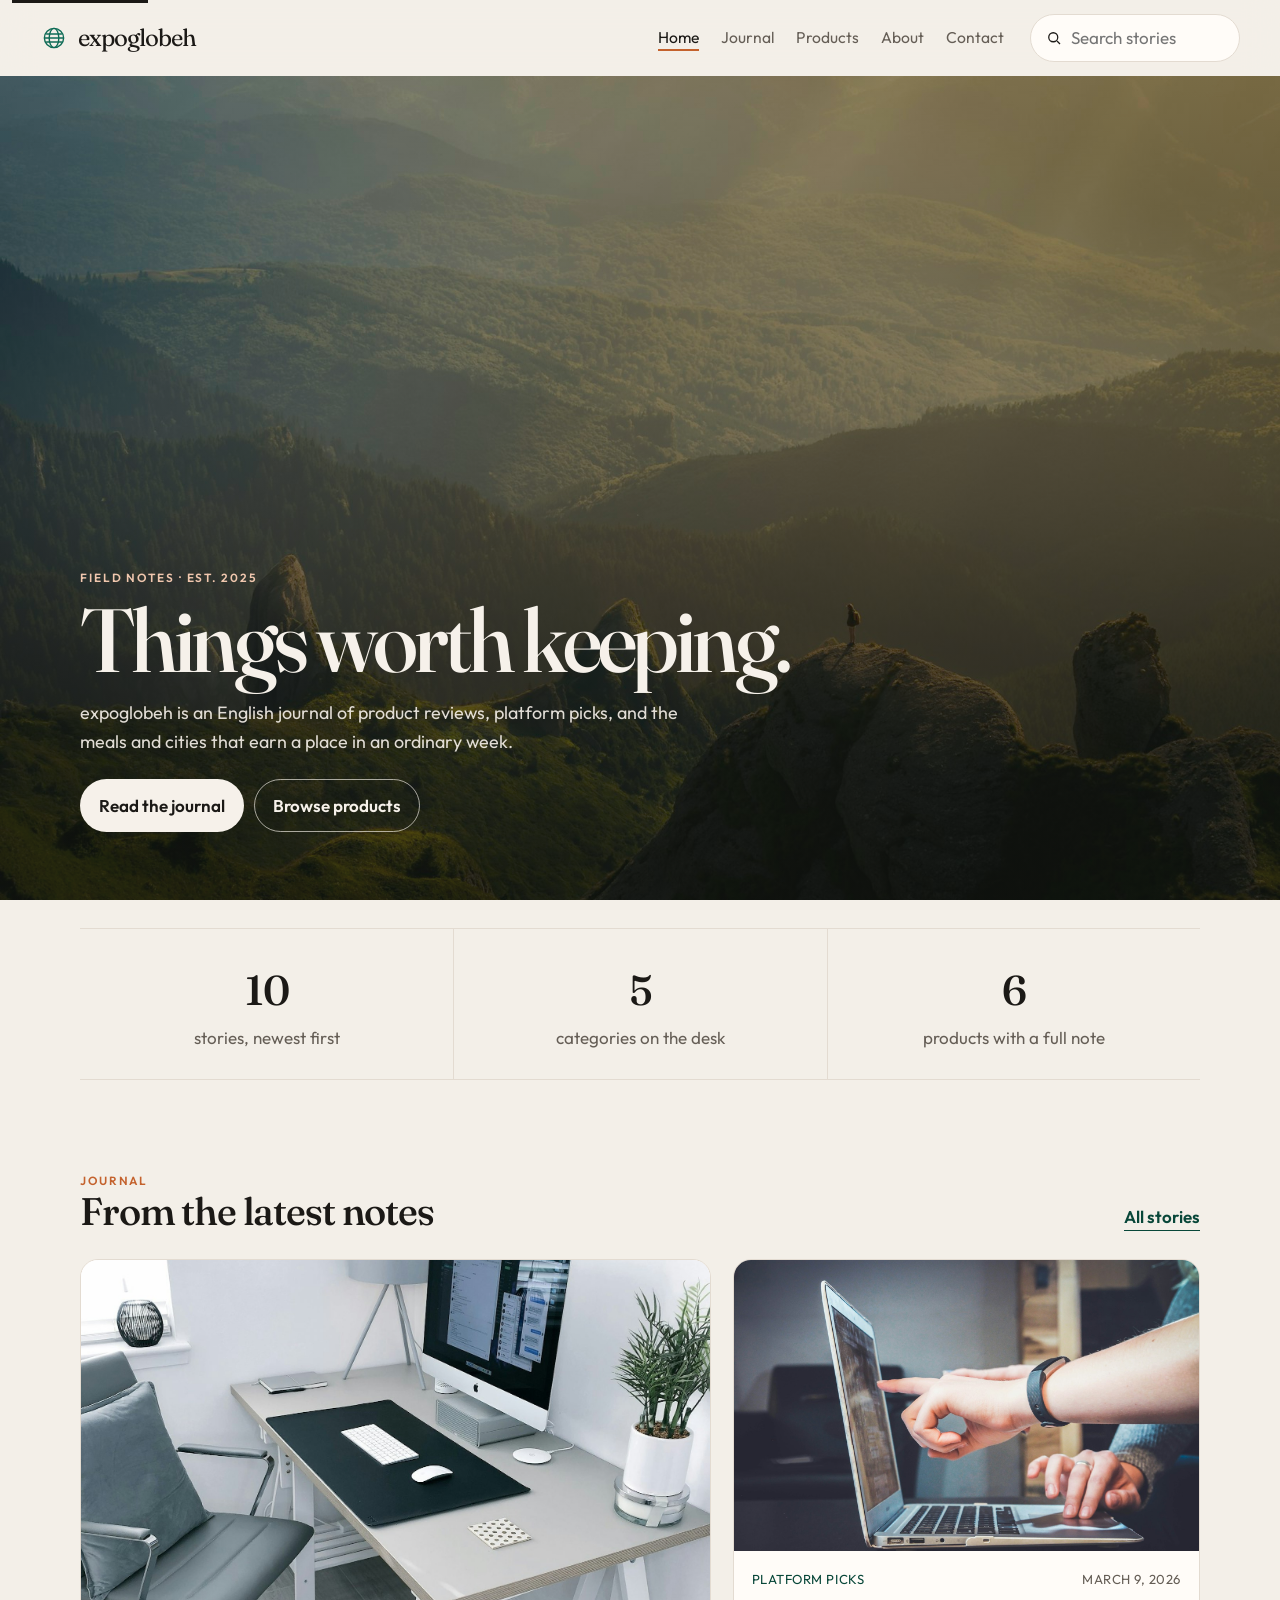
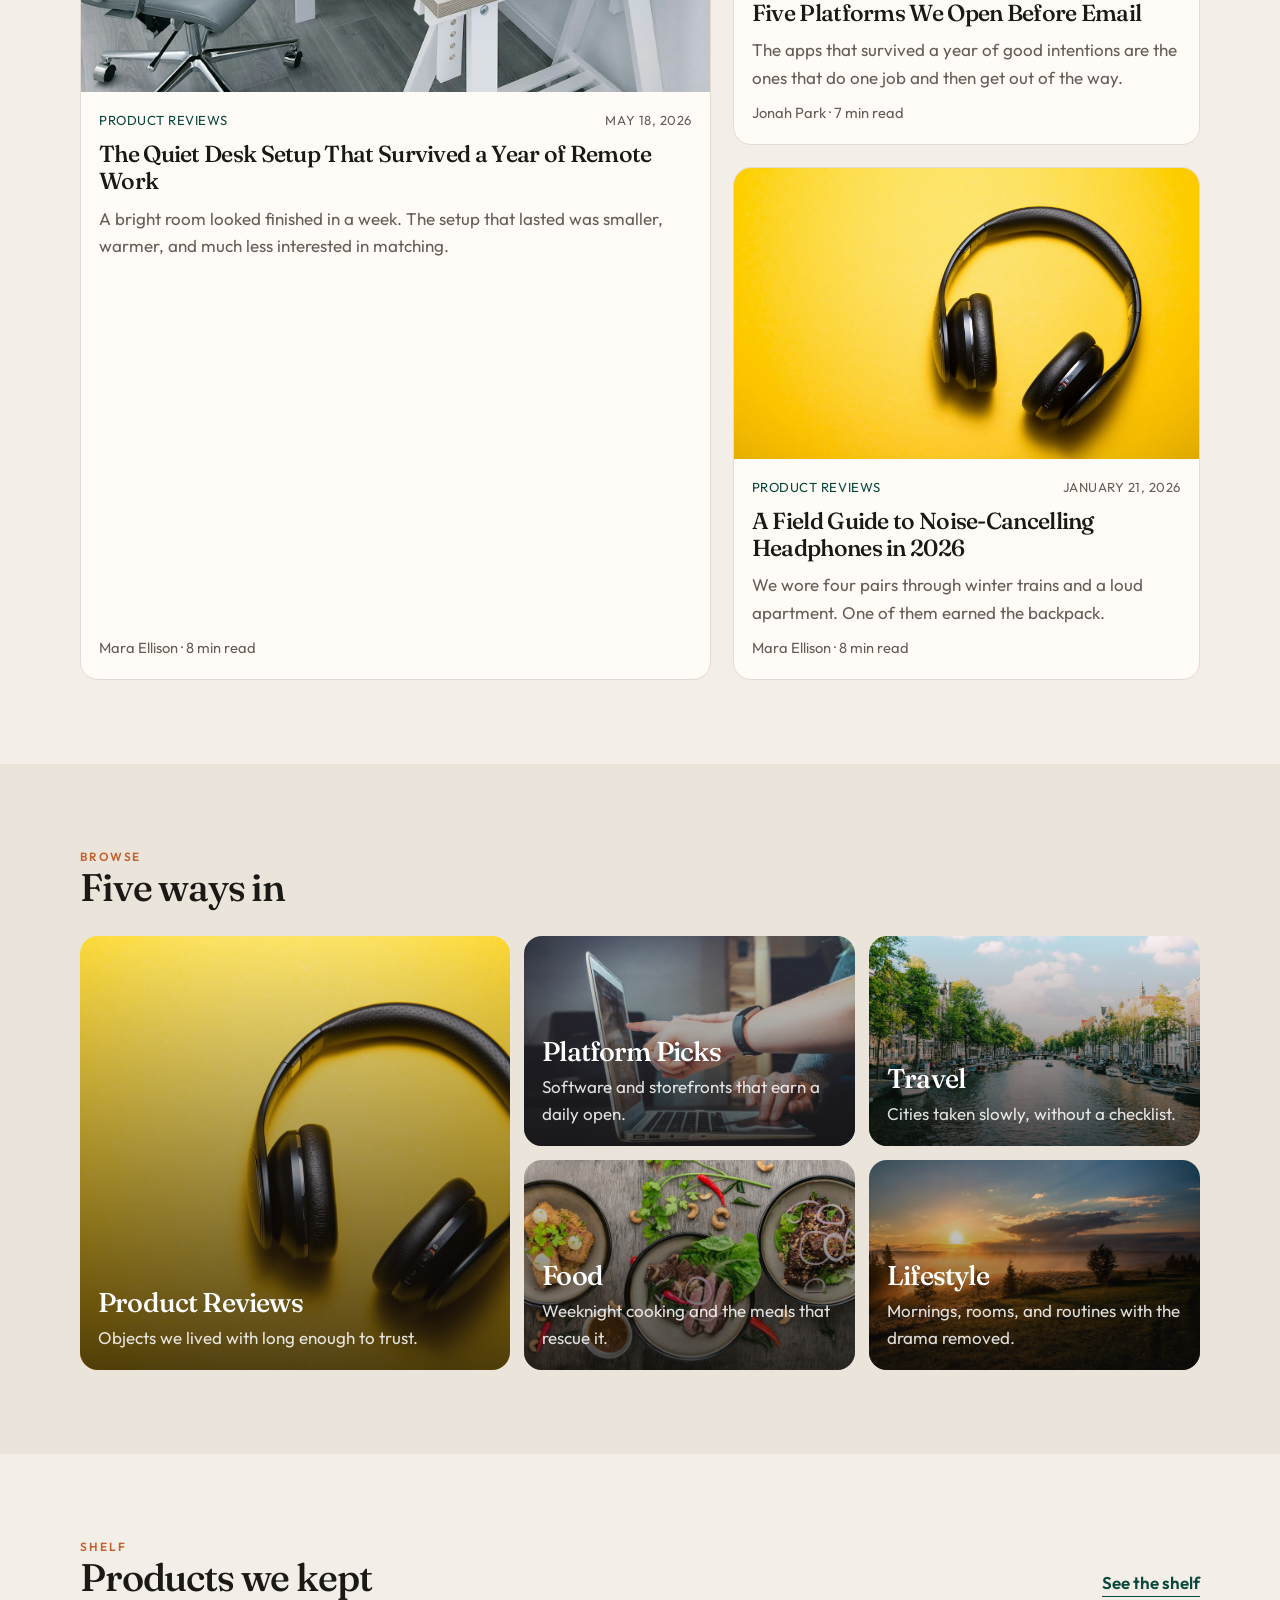
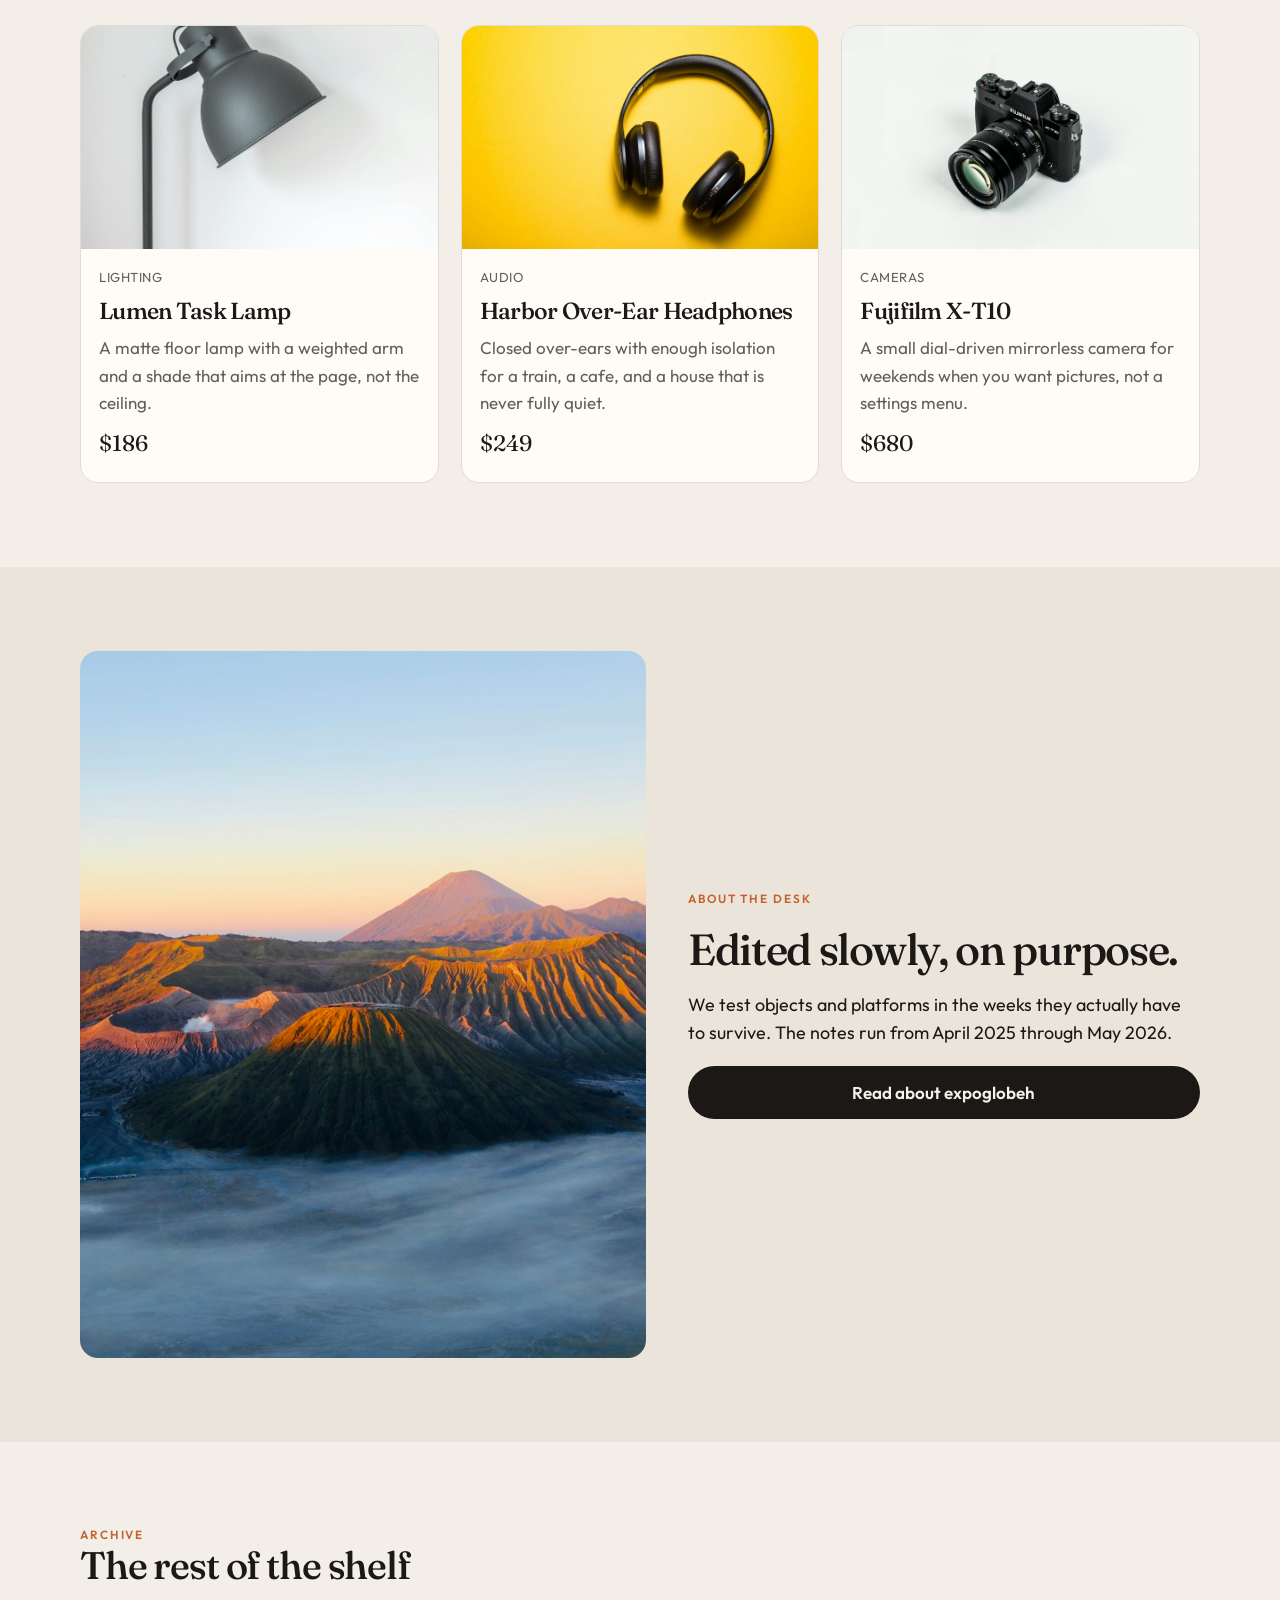
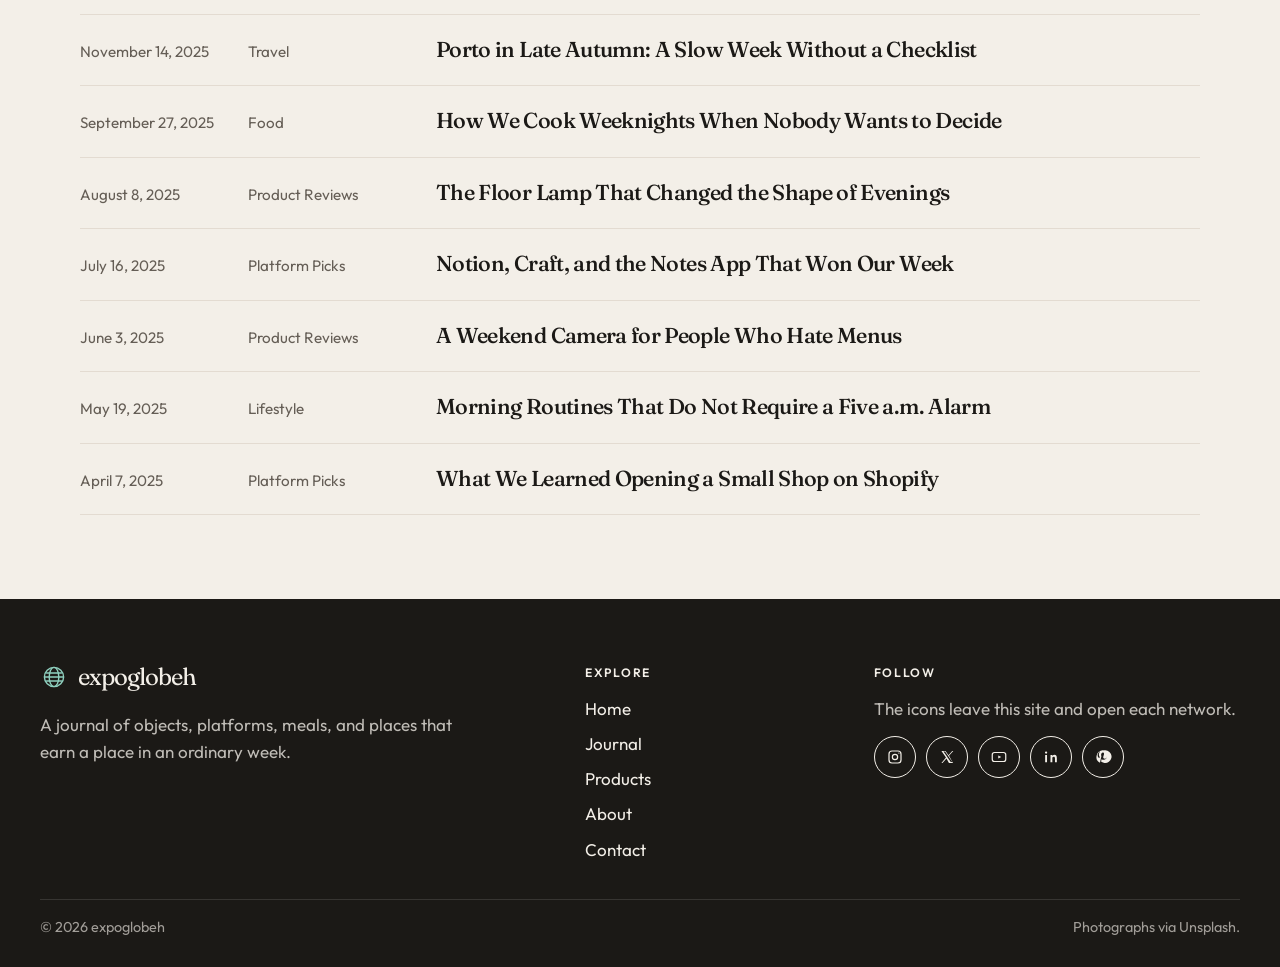
<file: index.html>
<!DOCTYPE html>
<html lang="en">
<head>
  <meta charset="UTF-8">
  <meta name="viewport" content="width=device-width, initial-scale=1">
  <meta name="description" content="expoglobeh is an English journal of product reviews, platform picks, travel, food, and quiet lifestyle notes.">
  <meta name="theme-color" content="#0e6b56">
  <title>expoglobeh · Things worth keeping</title>
  <link rel="icon" href="assets/favicon.svg" type="image/svg+xml">
  <link rel="preconnect" href="https://fonts.googleapis.com">
  <link rel="preconnect" href="https://fonts.gstatic.com" crossorigin>
  <link href="https://fonts.googleapis.com/css2?family=Fraunces:opsz,wght@9..144,520;9..144,640&family=Outfit:wght@400;500;600&display=swap" rel="stylesheet">
  <link rel="stylesheet" href="css/main.css">
</head>
<body>
  <a class="skip" href="#main">Skip to content</a>
  <noscript><p class="noscript">expoglobeh needs JavaScript to render this page.</p></noscript>
  <div id="site-header"></div>
  <main id="main"></main>
  <div id="site-footer"></div>
  <script type="module" src="js/pages/home.js"></script>
</body>
</html>
</file>
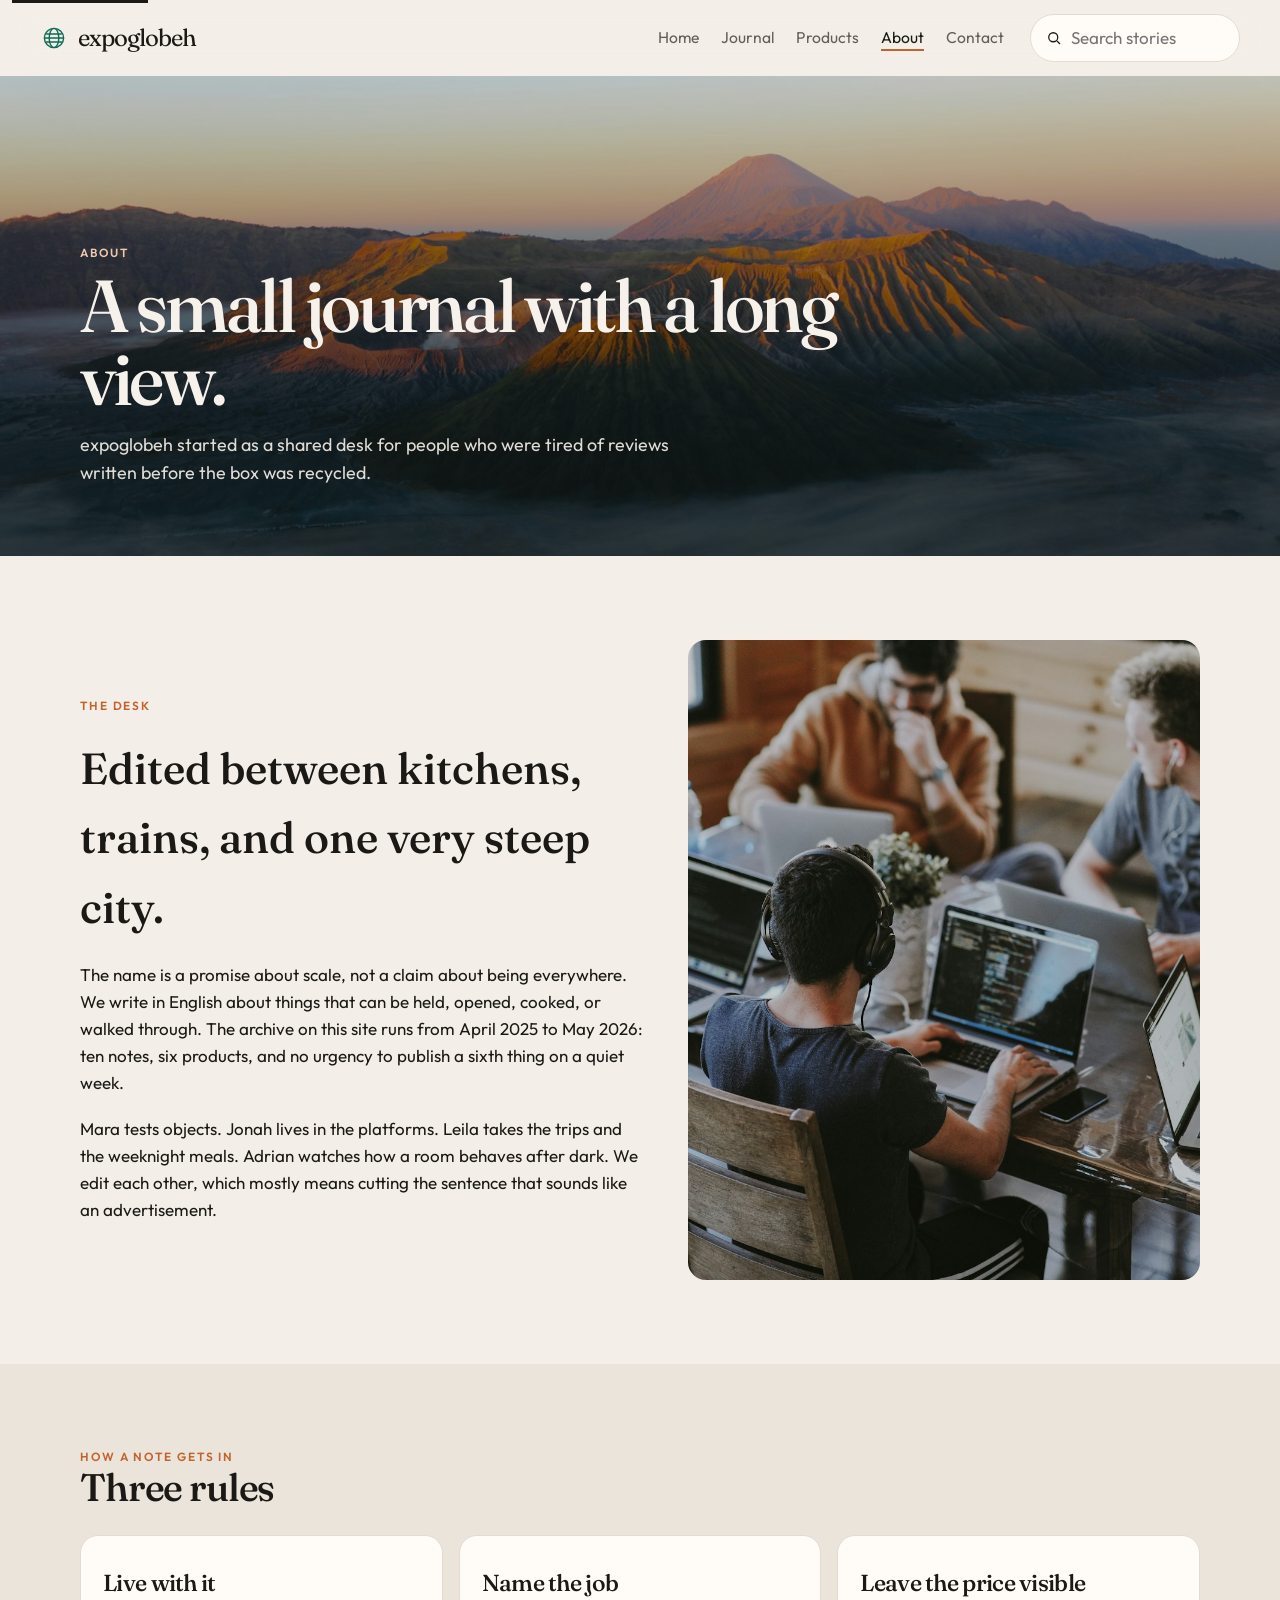
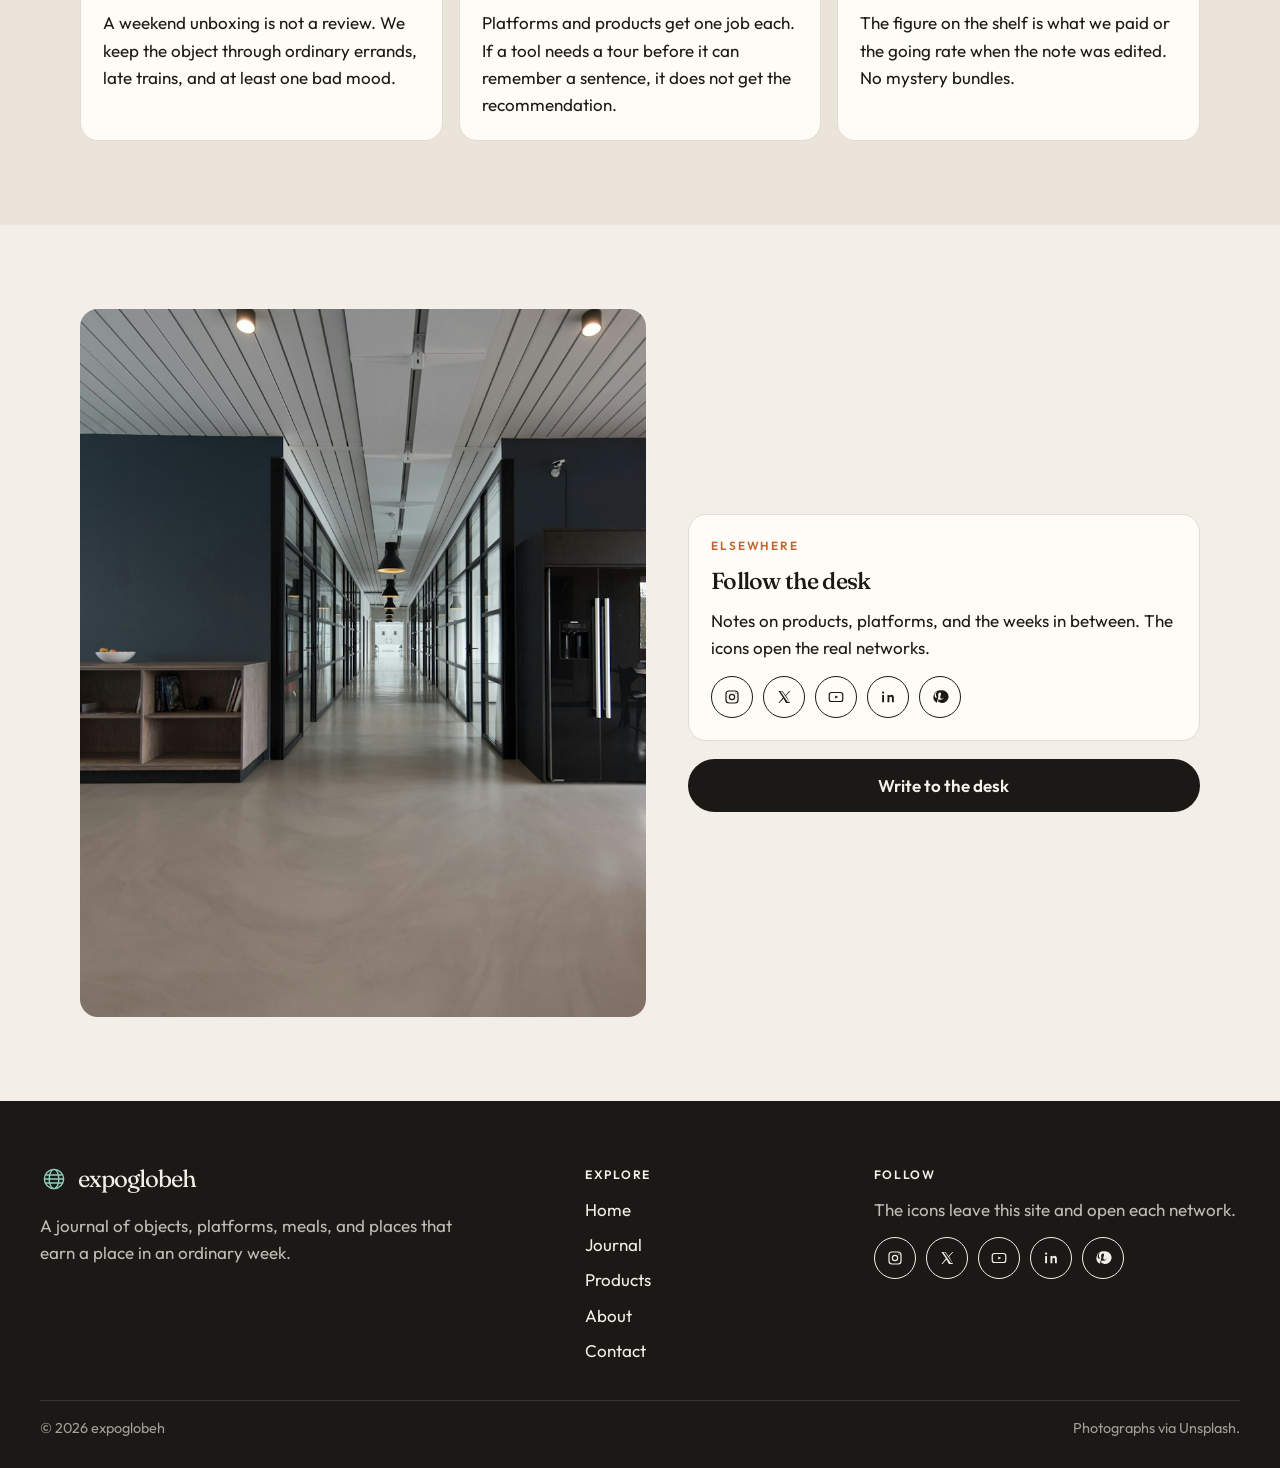
<file: about.html>
<!DOCTYPE html>
<html lang="en">
<head>
  <meta charset="UTF-8">
  <meta name="viewport" content="width=device-width, initial-scale=1">
  <meta name="description" content="About expoglobeh, the desk behind the journal.">
  <meta name="theme-color" content="#0e6b56">
  <title>About · expoglobeh</title>
  <link rel="icon" href="assets/favicon.svg" type="image/svg+xml">
  <link rel="preconnect" href="https://fonts.googleapis.com">
  <link rel="preconnect" href="https://fonts.gstatic.com" crossorigin>
  <link href="https://fonts.googleapis.com/css2?family=Fraunces:opsz,wght@9..144,520;9..144,640&family=Outfit:wght@400;500;600&display=swap" rel="stylesheet">
  <link rel="stylesheet" href="css/main.css">
</head>
<body>
  <a class="skip" href="#main">Skip to content</a>
  <noscript><p class="noscript">expoglobeh needs JavaScript to render this page.</p></noscript>
  <div id="site-header"></div>
  <main id="main"></main>
  <div id="site-footer"></div>
  <script type="module" src="js/pages/about.js"></script>
</body>
</html>
</file>
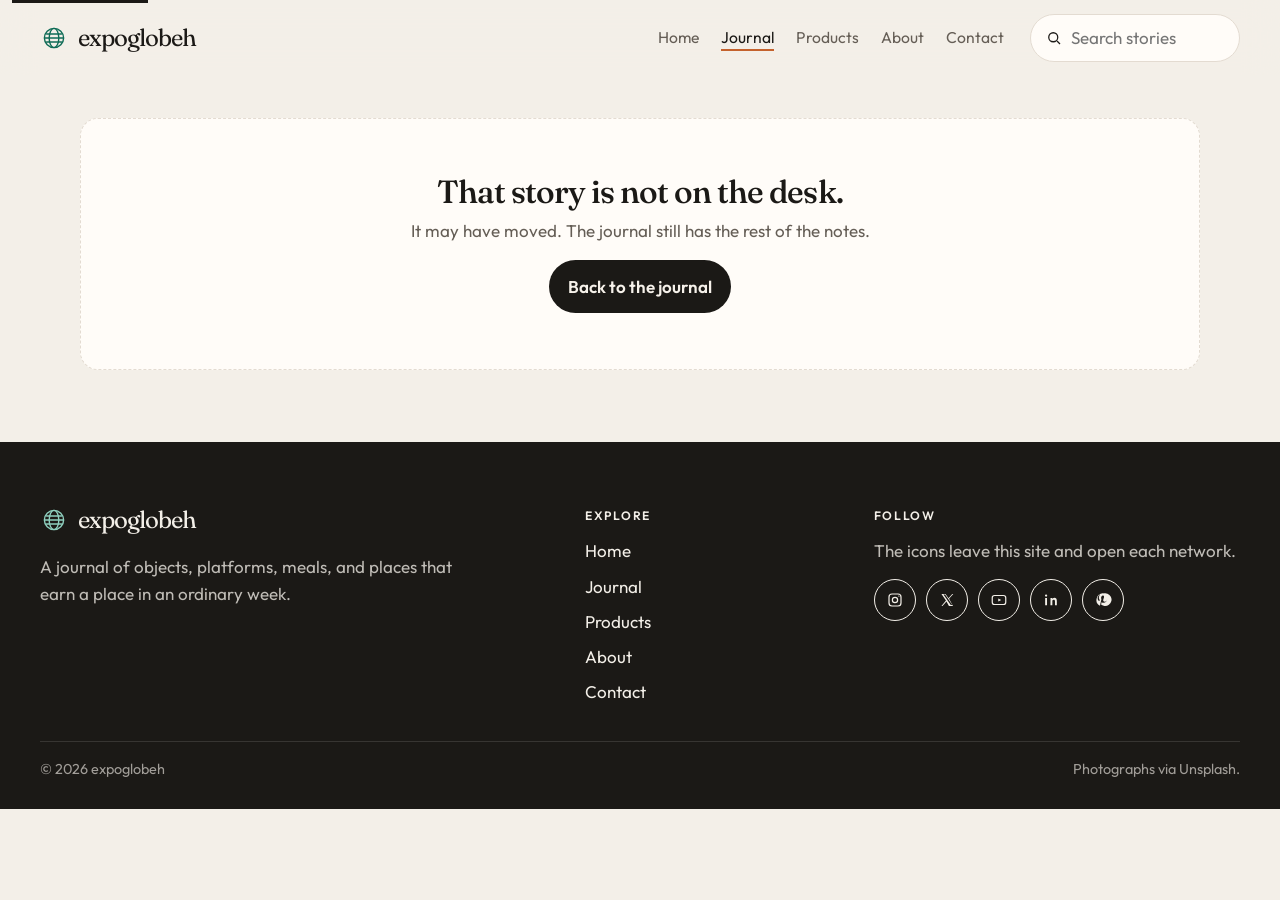
<file: article.html>
<!DOCTYPE html>
<html lang="en">
<head>
  <meta charset="UTF-8">
  <meta name="viewport" content="width=device-width, initial-scale=1">
  <meta name="description" content="Read a field note from expoglobeh.">
  <meta name="theme-color" content="#0e6b56">
  <title>Story · expoglobeh</title>
  <link rel="icon" href="assets/favicon.svg" type="image/svg+xml">
  <link rel="preconnect" href="https://fonts.googleapis.com">
  <link rel="preconnect" href="https://fonts.gstatic.com" crossorigin>
  <link href="https://fonts.googleapis.com/css2?family=Fraunces:opsz,wght@9..144,520;9..144,640&family=Outfit:wght@400;500;600&display=swap" rel="stylesheet">
  <link rel="stylesheet" href="css/main.css">
</head>
<body>
  <a class="skip" href="#main">Skip to content</a>
  <noscript><p class="noscript">expoglobeh needs JavaScript to render this page.</p></noscript>
  <div id="site-header"></div>
  <main id="main"></main>
  <div id="site-footer"></div>
  <script type="module" src="js/pages/article.js"></script>
</body>
</html>
</file>
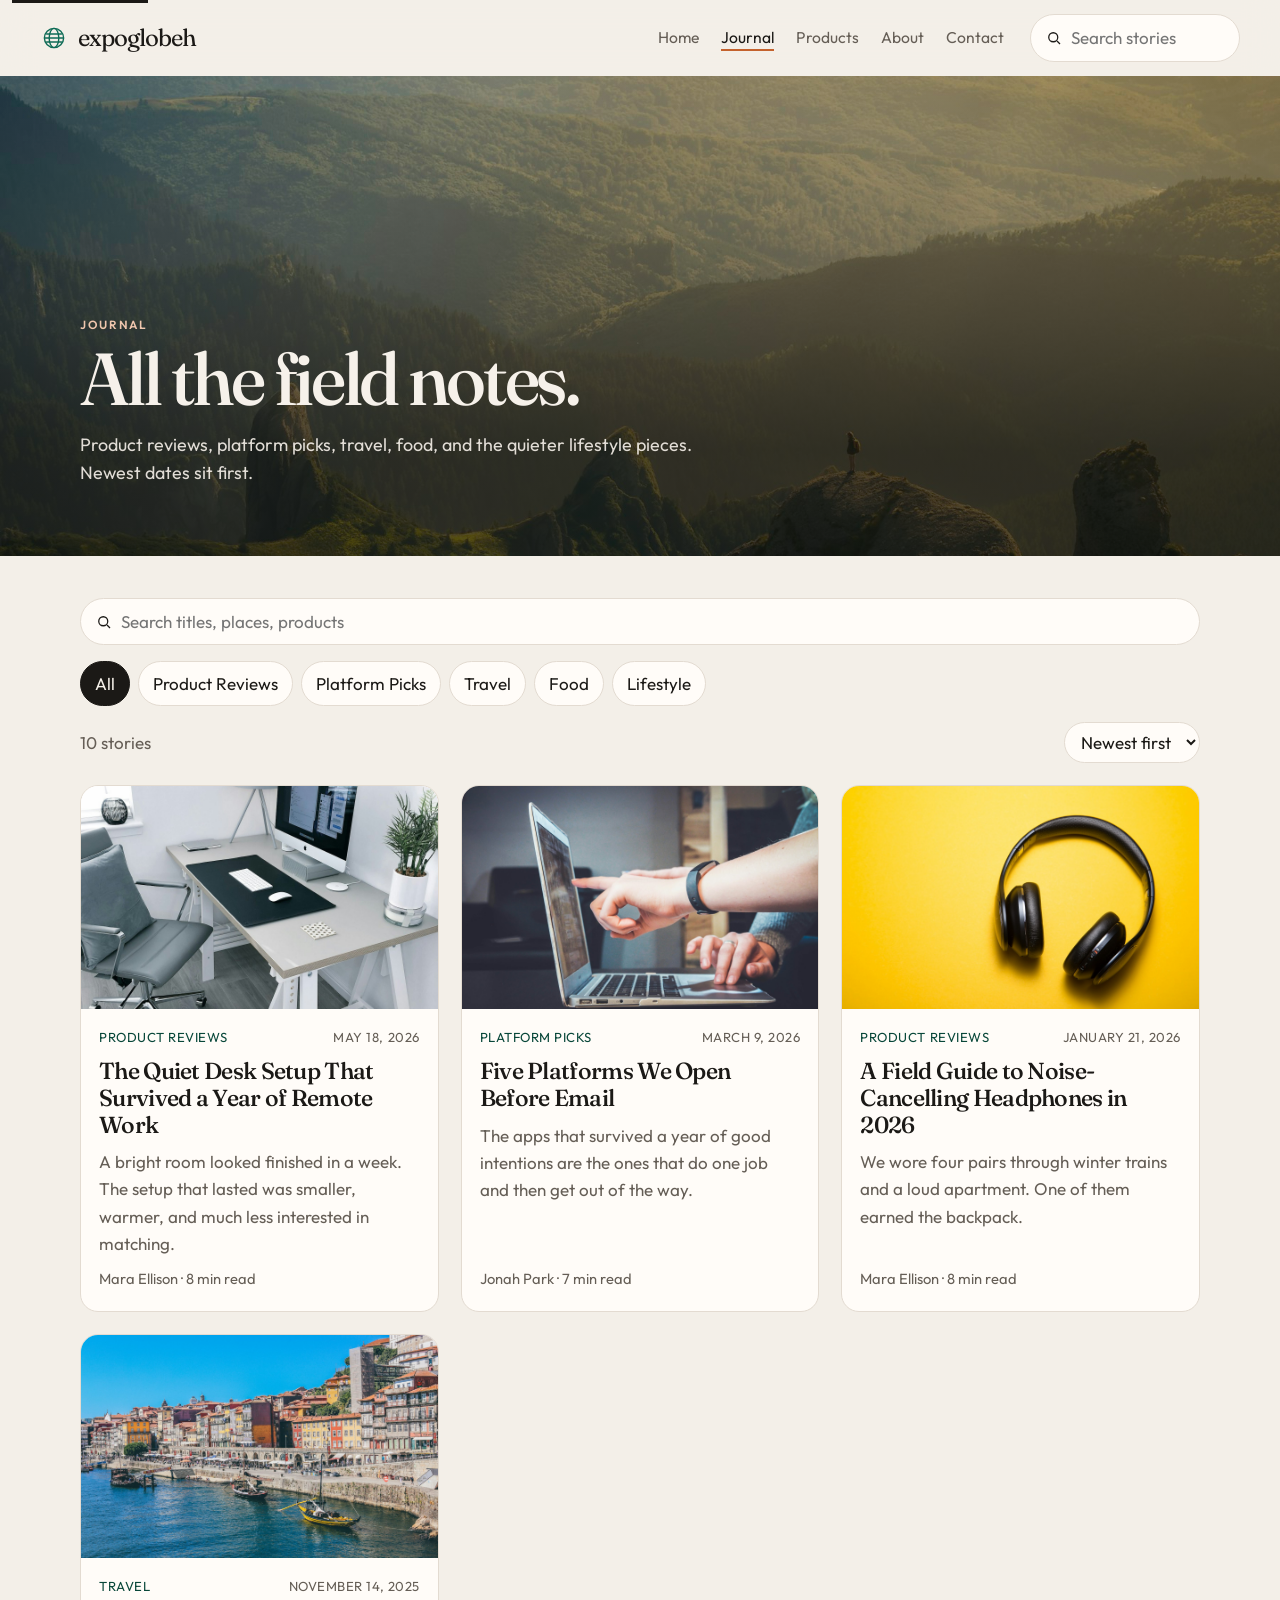
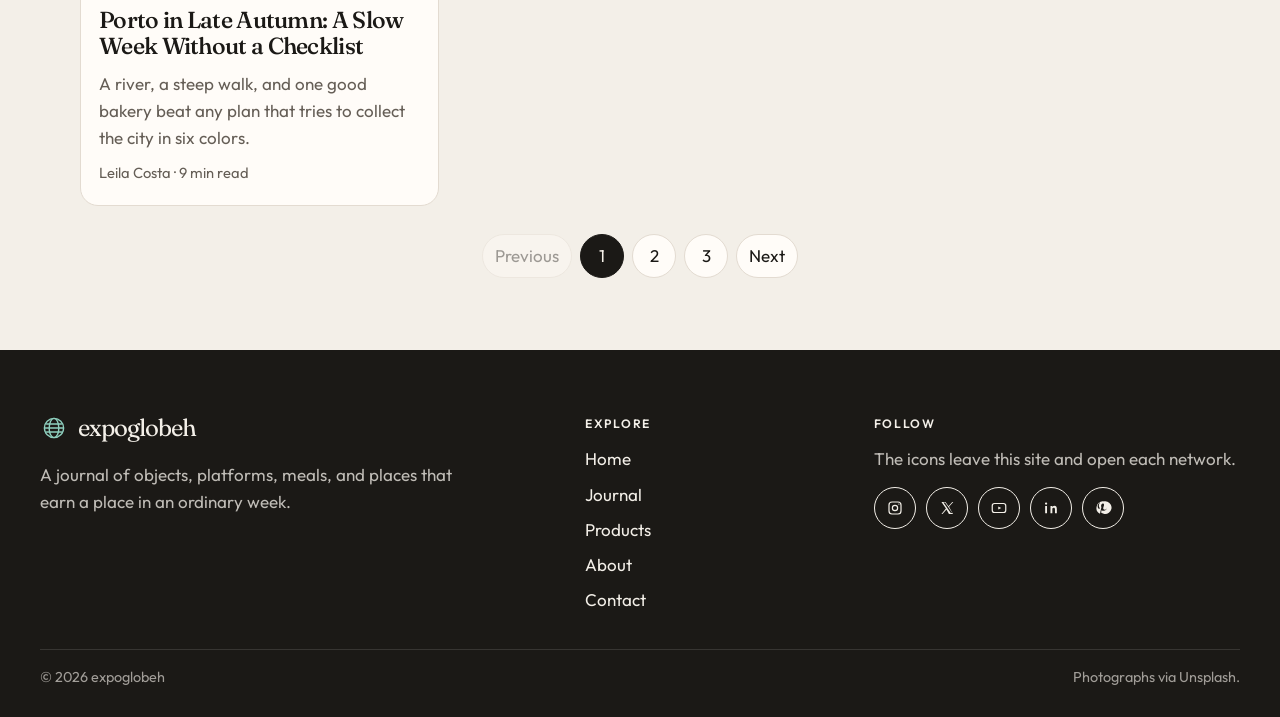
<file: blog.html>
<!DOCTYPE html>
<html lang="en">
<head>
  <meta charset="UTF-8">
  <meta name="viewport" content="width=device-width, initial-scale=1">
  <meta name="description" content="Browse expoglobeh stories by category, search, and date. Newest notes appear first.">
  <meta name="theme-color" content="#0e6b56">
  <title>Journal · expoglobeh</title>
  <link rel="icon" href="assets/favicon.svg" type="image/svg+xml">
  <link rel="preconnect" href="https://fonts.googleapis.com">
  <link rel="preconnect" href="https://fonts.gstatic.com" crossorigin>
  <link href="https://fonts.googleapis.com/css2?family=Fraunces:opsz,wght@9..144,520;9..144,640&family=Outfit:wght@400;500;600&display=swap" rel="stylesheet">
  <link rel="stylesheet" href="css/main.css">
</head>
<body>
  <a class="skip" href="#main">Skip to content</a>
  <noscript><p class="noscript">expoglobeh needs JavaScript to render this page.</p></noscript>
  <div id="site-header"></div>
  <main id="main"></main>
  <div id="site-footer"></div>
  <script type="module" src="js/pages/blog.js"></script>
</body>
</html>
</file>
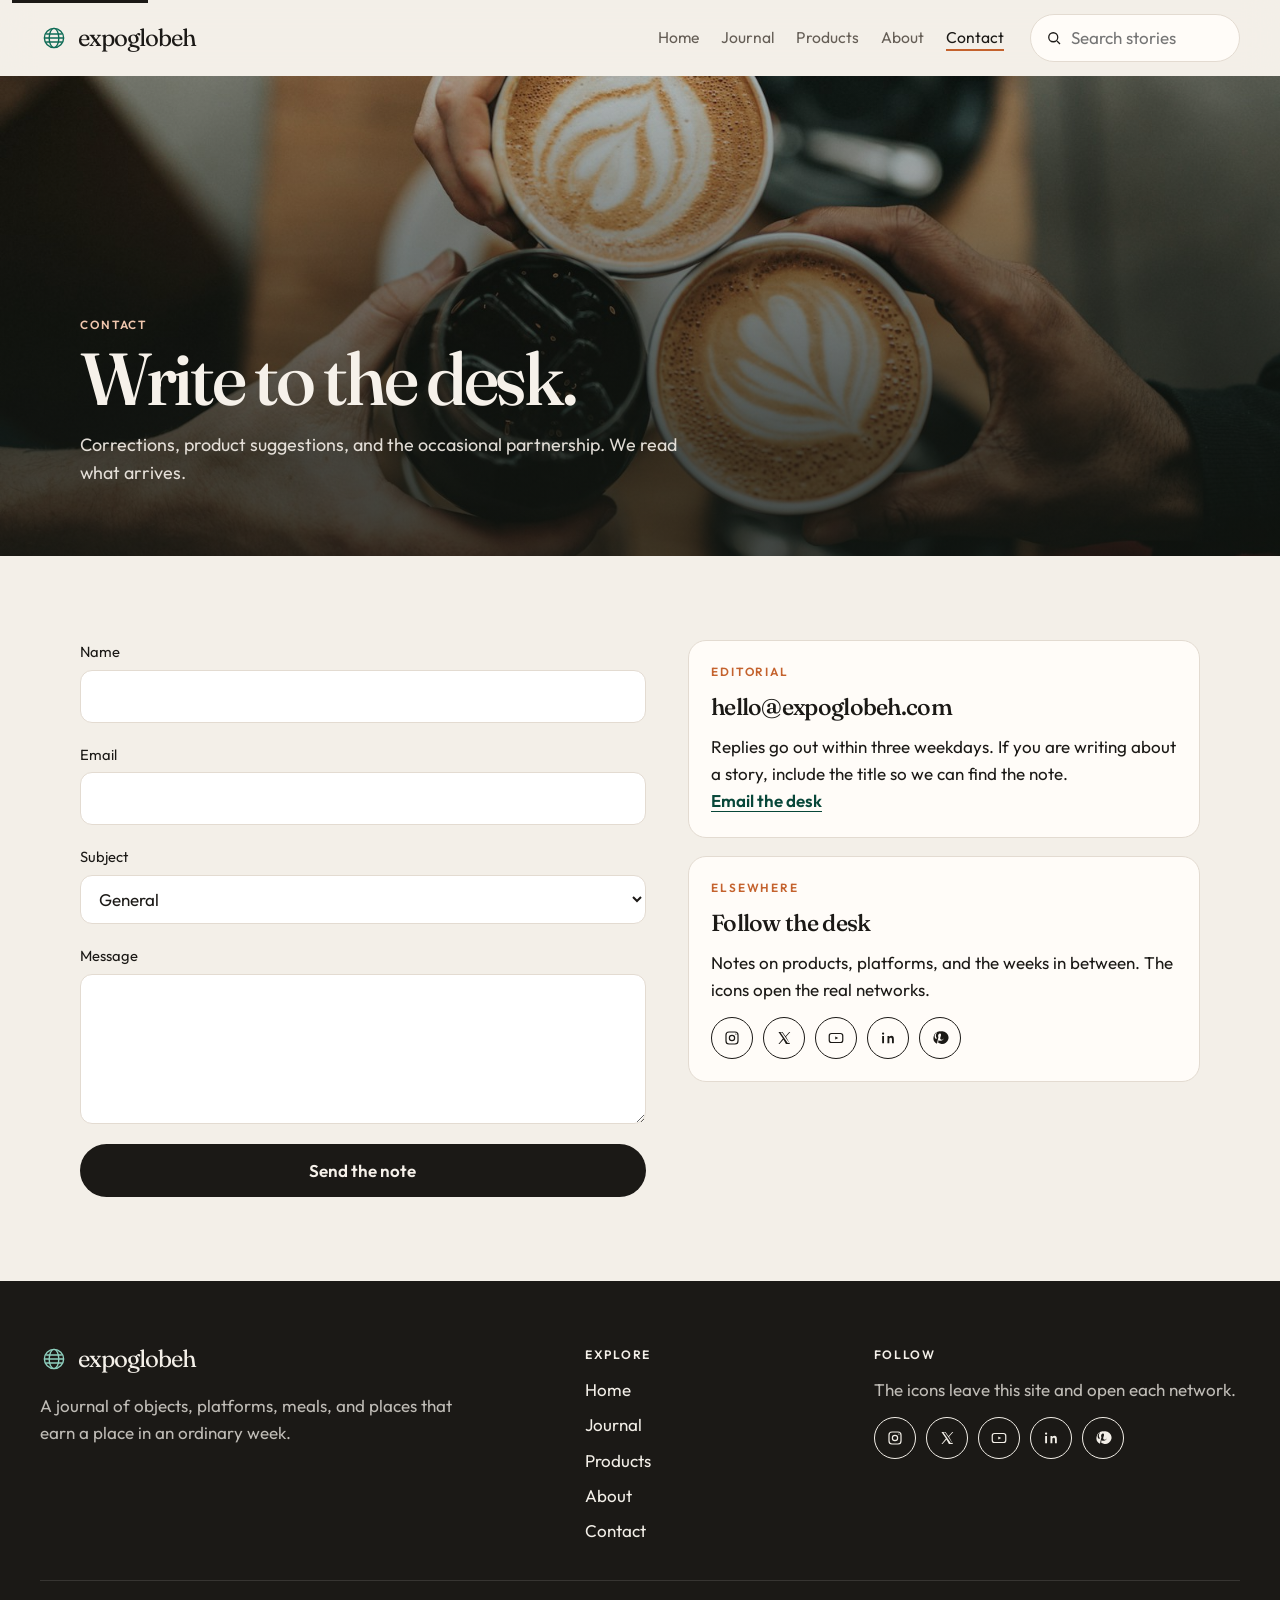
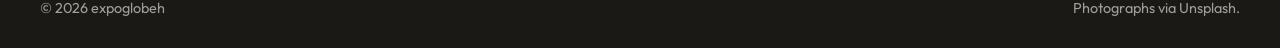
<file: contact.html>
<!DOCTYPE html>
<html lang="en">
<head>
  <meta charset="UTF-8">
  <meta name="viewport" content="width=device-width, initial-scale=1">
  <meta name="description" content="Contact the expoglobeh desk.">
  <meta name="theme-color" content="#0e6b56">
  <title>Contact · expoglobeh</title>
  <link rel="icon" href="assets/favicon.svg" type="image/svg+xml">
  <link rel="preconnect" href="https://fonts.googleapis.com">
  <link rel="preconnect" href="https://fonts.gstatic.com" crossorigin>
  <link href="https://fonts.googleapis.com/css2?family=Fraunces:opsz,wght@9..144,520;9..144,640&family=Outfit:wght@400;500;600&display=swap" rel="stylesheet">
  <link rel="stylesheet" href="css/main.css">
</head>
<body>
  <a class="skip" href="#main">Skip to content</a>
  <noscript><p class="noscript">expoglobeh needs JavaScript to render this page.</p></noscript>
  <div id="site-header"></div>
  <main id="main"></main>
  <div id="site-footer"></div>
  <script type="module" src="js/pages/contact.js"></script>
</body>
</html>
</file>
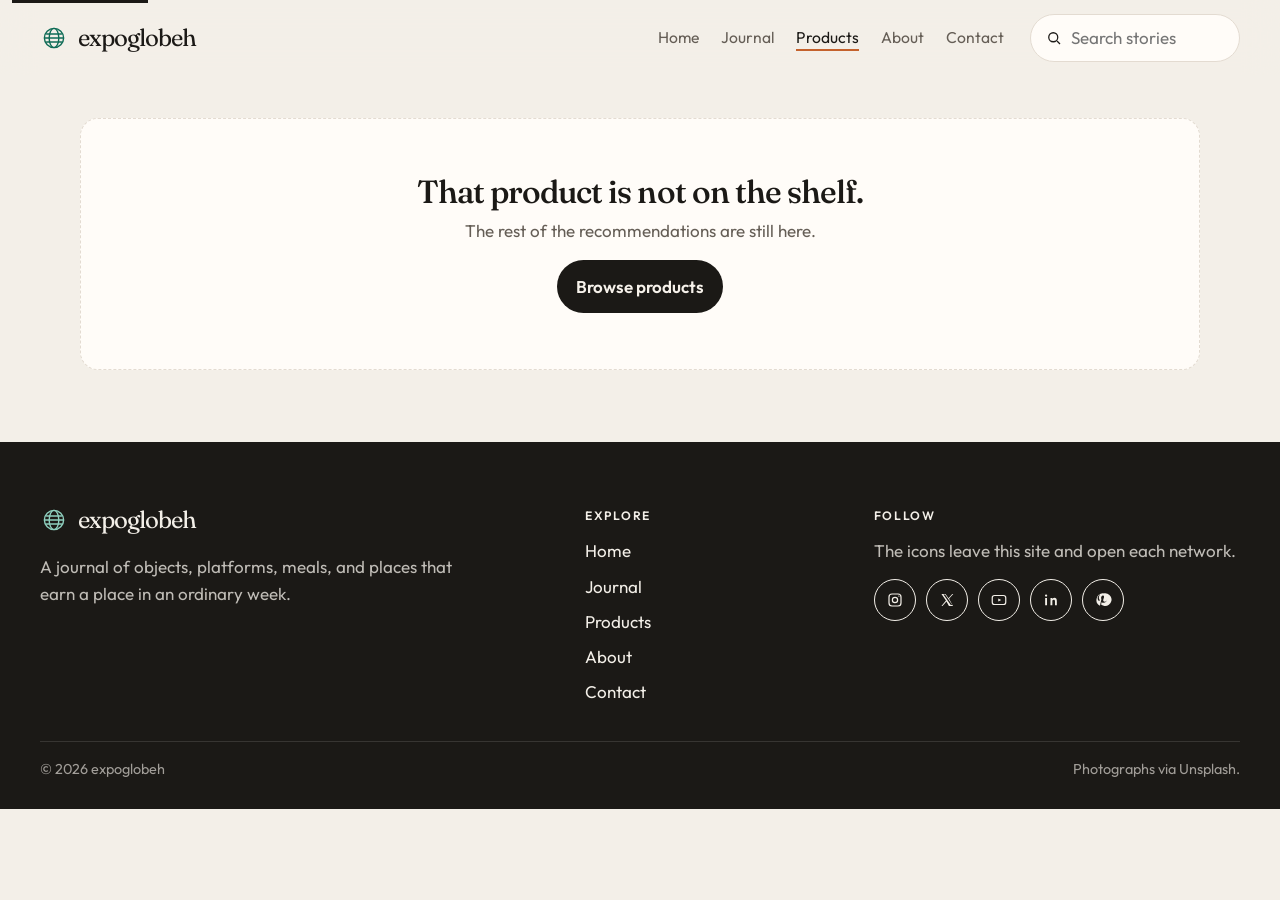
<file: product.html>
<!DOCTYPE html>
<html lang="en">
<head>
  <meta charset="UTF-8">
  <meta name="viewport" content="width=device-width, initial-scale=1">
  <meta name="description" content="A product from the expoglobeh shelf.">
  <meta name="theme-color" content="#0e6b56">
  <title>Product · expoglobeh</title>
  <link rel="icon" href="assets/favicon.svg" type="image/svg+xml">
  <link rel="preconnect" href="https://fonts.googleapis.com">
  <link rel="preconnect" href="https://fonts.gstatic.com" crossorigin>
  <link href="https://fonts.googleapis.com/css2?family=Fraunces:opsz,wght@9..144,520;9..144,640&family=Outfit:wght@400;500;600&display=swap" rel="stylesheet">
  <link rel="stylesheet" href="css/main.css">
</head>
<body>
  <a class="skip" href="#main">Skip to content</a>
  <noscript><p class="noscript">expoglobeh needs JavaScript to render this page.</p></noscript>
  <div id="site-header"></div>
  <main id="main"></main>
  <div id="site-footer"></div>
  <script type="module" src="js/pages/product.js"></script>
</body>
</html>
</file>
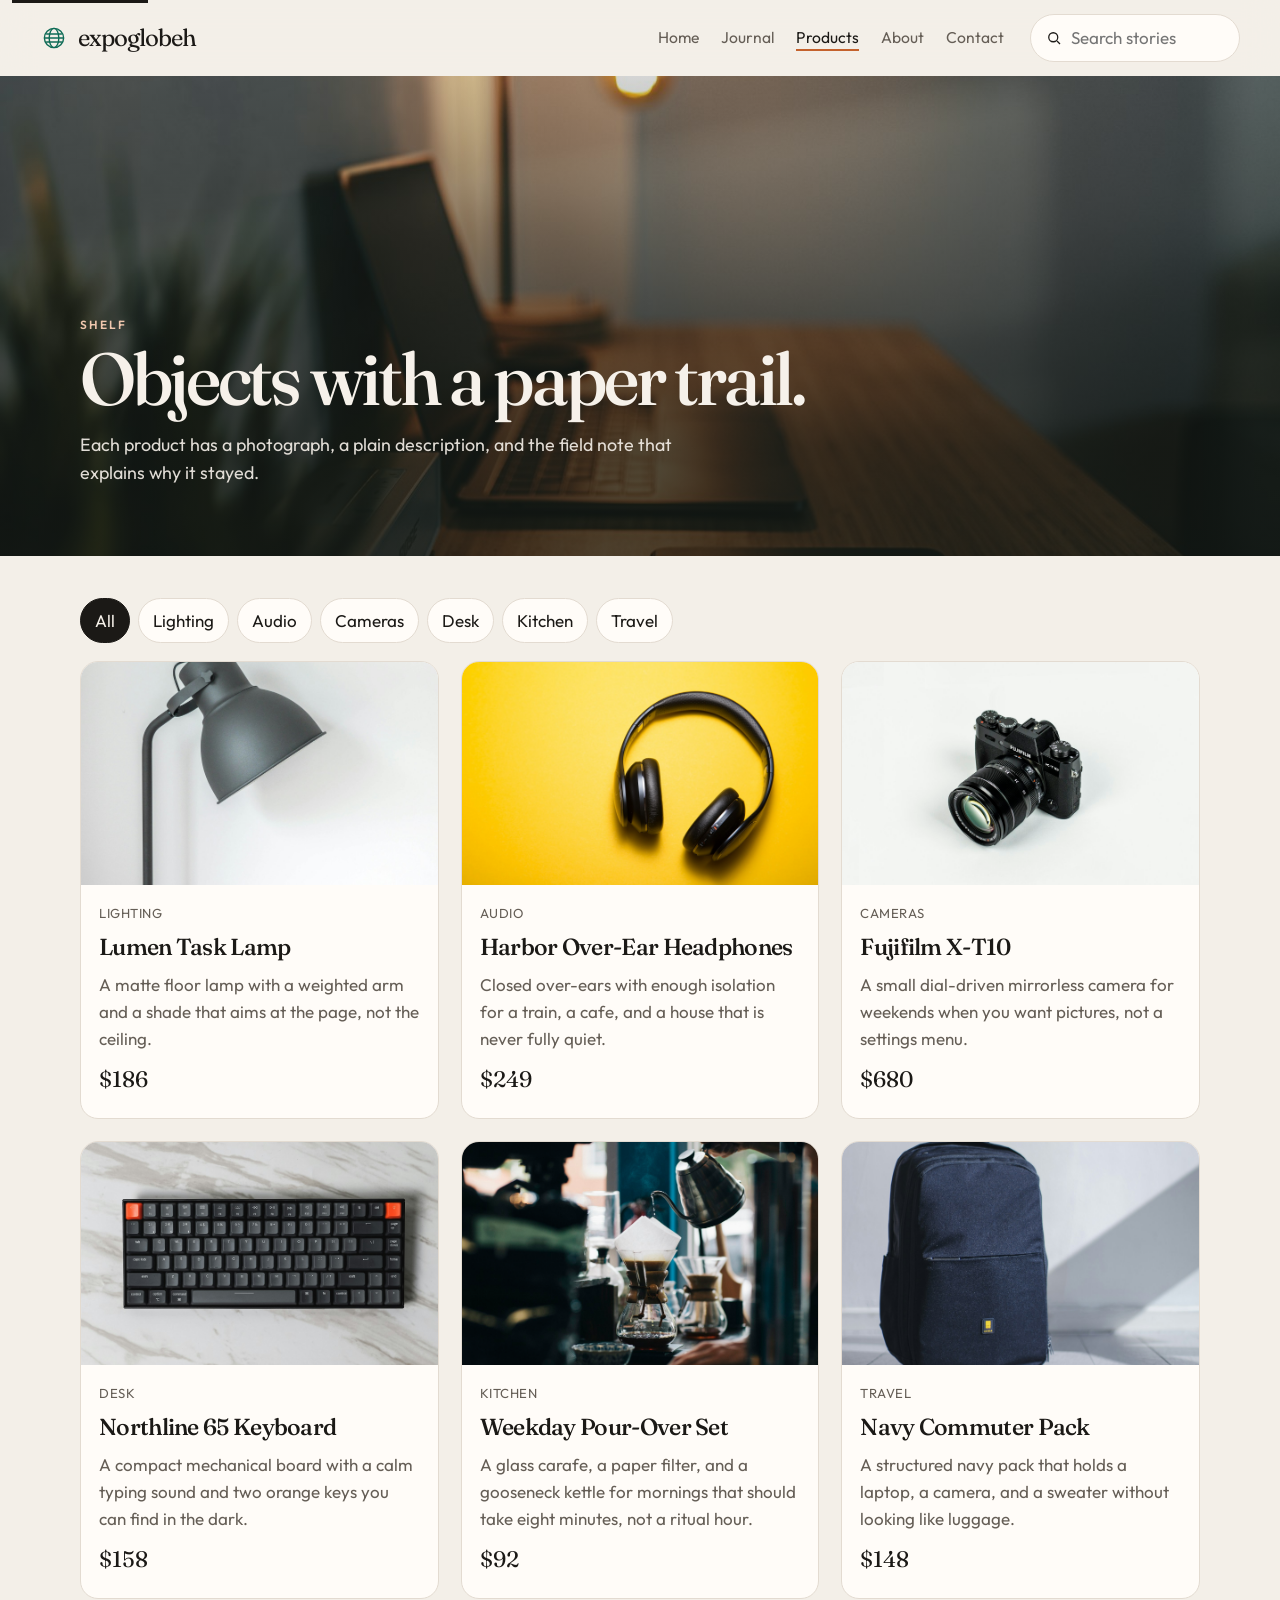
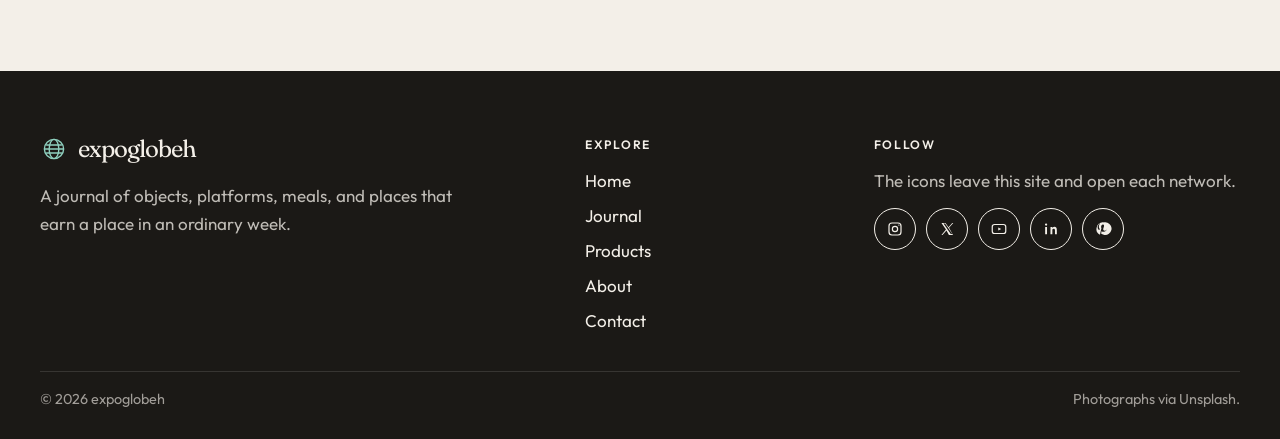
<file: products.html>
<!DOCTYPE html>
<html lang="en">
<head>
  <meta charset="UTF-8">
  <meta name="viewport" content="width=device-width, initial-scale=1">
  <meta name="description" content="Products reviewed by expoglobeh, with photographs, prices, and the notes behind them.">
  <meta name="theme-color" content="#0e6b56">
  <title>Products · expoglobeh</title>
  <link rel="icon" href="assets/favicon.svg" type="image/svg+xml">
  <link rel="preconnect" href="https://fonts.googleapis.com">
  <link rel="preconnect" href="https://fonts.gstatic.com" crossorigin>
  <link href="https://fonts.googleapis.com/css2?family=Fraunces:opsz,wght@9..144,520;9..144,640&family=Outfit:wght@400;500;600&display=swap" rel="stylesheet">
  <link rel="stylesheet" href="css/main.css">
</head>
<body>
  <a class="skip" href="#main">Skip to content</a>
  <noscript><p class="noscript">expoglobeh needs JavaScript to render this page.</p></noscript>
  <div id="site-header"></div>
  <main id="main"></main>
  <div id="site-footer"></div>
  <script type="module" src="js/pages/products.js"></script>
</body>
</html>
</file>
<file: css/main.css>
:root {
  --bg: #f3efe8;
  --surface: #fffcf8;
  --ink: #1b1916;
  --muted: #655e56;
  --line: #e3dbd1;
  --accent: #0e6b56;
  --accent-ink: #084739;
  --copper: #c4622d;
  --cream: #f6f1ea;
  --header-h: 76px;
  --shadow: 0 18px 44px rgba(40, 32, 24, 0.08);
  --serif: "Fraunces", "Iowan Old Style", Georgia, serif;
  --sans: "Outfit", "Avenir Next", "Segoe UI", sans-serif;
  --max: 1120px;
  --wide: 1200px;
}

*,
*::before,
*::after { box-sizing: border-box; }

html { scroll-behavior: smooth; }

body {
  margin: 0;
  background: var(--bg);
  color: var(--ink);
  font-family: var(--sans);
  font-size: 17px;
  line-height: 1.6;
}

body.nav-open { overflow: hidden; }

img { max-width: 100%; display: block; }

h1, h2, h3, p { margin: 0; }

a { color: inherit; }

button, input, select, textarea { font: inherit; color: inherit; }

button { cursor: pointer; }

button:disabled { cursor: not-allowed; }

:focus { outline: none; }

:focus-visible {
  outline: 2px solid var(--accent);
  outline-offset: 3px;
}

::selection { background: #d5eee4; }

.sr-only {
  position: absolute;
  width: 1px;
  height: 1px;
  padding: 0;
  margin: -1px;
  overflow: hidden;
  clip: rect(0, 0, 0, 0);
  white-space: nowrap;
  border: 0;
}

.skip {
  position: absolute;
  left: 12px;
  top: -40px;
  background: var(--ink);
  color: var(--cream);
  padding: 8px 12px;
  z-index: 80;
}

.skip:focus { top: 12px; }

.noscript {
  margin: 0;
  padding: 12px 16px;
  background: #fff4e8;
}

.wrap { width: min(var(--max), calc(100% - 48px)); margin-inline: auto; }

.wrap--wide { width: min(var(--wide), calc(100% - 48px)); margin-inline: auto; }

.icon svg { width: 18px; height: 18px; display: block; }

.site-header {
  position: sticky;
  top: 0;
  z-index: 40;
  height: var(--header-h);
  border-bottom: 1px solid transparent;
  transition: border-color 0.3s ease, box-shadow 0.3s ease;
}

.site-header::before {
  content: "";
  position: absolute;
  inset: 0;
  z-index: -1;
  background: rgba(243, 239, 232, 0.92);
  backdrop-filter: blur(16px);
}

.site-header.is-scrolled {
  border-bottom-color: var(--line);
  box-shadow: 0 8px 24px rgba(40, 32, 24, 0.05);
}

.site-header__bar {
  position: relative;
  z-index: 1;
  height: var(--header-h);
  display: flex;
  align-items: center;
  gap: 18px;
}

h1,
h2,
h3 {
  font-family: var(--serif);
  font-weight: 520;
}

.split h2 { font-size: clamp(2rem, 3.4vw, 2.8rem); }

.logo {
  display: inline-flex;
  align-items: center;
  gap: 10px;
  text-decoration: none;
  font-family: var(--serif);
  font-size: 1.5rem;
  letter-spacing: -0.04em;
  line-height: 1;
}

.logo__mark { display: grid; color: var(--accent); }

.logo__mark svg { width: 28px; height: 28px; }

.nav-toggle {
  display: none;
  margin-left: auto;
  border: 1px solid var(--line);
  background: var(--surface);
  border-radius: 999px;
  padding: 8px 14px;
}

.nav-panel {
  margin-left: auto;
  display: flex;
  align-items: center;
  gap: 26px;
}

.nav-links { display: flex; align-items: center; gap: 22px; }

.nav-links a {
  text-decoration: none;
  font-size: 0.98rem;
  color: var(--muted);
  transition: color 0.2s ease;
}

.nav-links a:hover,
.nav-links a[aria-current="page"] { color: var(--ink); }

.nav-links a[aria-current="page"] { box-shadow: inset 0 -2px 0 var(--copper); }

.nav-search { width: 210px; }

.search {
  display: flex;
  align-items: center;
  gap: 8px;
  background: var(--surface);
  border: 1px solid var(--line);
  border-radius: 999px;
  padding: 9px 14px;
  transition: border-color 0.2s ease;
}

.search:focus-within { border-color: var(--accent); }

.search input {
  width: 100%;
  border: 0;
  background: transparent;
  padding: 0;
}

.search input:focus-visible { outline: none; }

.hero {
  display: flex;
  align-items: flex-end;
  min-height: calc(100vh - var(--header-h));
  background-size: cover;
  background-position: center;
  color: var(--cream);
}

.hero--compact { min-height: 480px; }

.hero__content { padding: 72px 0 68px; }

.hero h1 {
  font-family: var(--serif);
  font-weight: 520;
  font-size: clamp(3.1rem, 7vw, 5.7rem);
  line-height: 0.98;
  letter-spacing: -0.045em;
  max-width: 11em;
  margin: 8px 0 16px;
}

.hero--compact h1 { font-size: clamp(2.7rem, 6vw, 4.6rem); }

.eyebrow {
  text-transform: uppercase;
  letter-spacing: 0.16em;
  font-size: 0.74rem;
  font-weight: 600;
  color: var(--copper);
}

.hero .eyebrow { color: #f0c7ae; }

.lede { max-width: 40rem; font-size: 1.12rem; }

.hero .lede { color: rgba(246, 241, 234, 0.9); }

.hero__content > * { animation: rise 0.8s ease both; }

.hero__content > *:nth-child(2) { animation-delay: 0.08s; }

.hero__content > *:nth-child(3) { animation-delay: 0.16s; }

.hero__content > *:nth-child(4) { animation-delay: 0.24s; }

.hero__actions { display: flex; flex-wrap: wrap; gap: 10px; margin-top: 22px; }

.btn {
  display: inline-flex;
  align-items: center;
  justify-content: center;
  text-decoration: none;
  border-radius: 999px;
  padding: 12px 18px;
  font-weight: 600;
  border: 1px solid transparent;
  background: var(--cream);
  color: var(--ink);
  transition: transform 0.25s ease, background 0.25s ease, color 0.25s ease;
}

.btn:hover { transform: translateY(-2px); background: white; }

.btn--ghost {
  background: transparent;
  color: var(--cream);
  border-color: rgba(246, 241, 234, 0.65);
}

.btn--ghost:hover { background: rgba(255, 255, 255, 0.12); color: white; }

.btn--dark { background: var(--ink); color: var(--cream); }

.btn--dark:hover { background: var(--accent); color: white; }

.section { padding: 84px 0; }

.section--tight { padding: 28px 0 8px; }

.section-head {
  display: flex;
  justify-content: space-between;
  align-items: flex-end;
  gap: 16px;
  margin-bottom: 28px;
}

.section-head h2,
.band h2,
.empty h2,
.article-top h1,
.product-copy h1 {
  font-family: var(--serif);
  font-weight: 520;
  letter-spacing: -0.03em;
  line-height: 1.05;
}

.section-head h2 { font-size: clamp(2rem, 3vw, 2.8rem); }

.text-link {
  color: var(--accent-ink);
  font-weight: 600;
  text-decoration: none;
  border-bottom: 1px solid currentColor;
}

[data-reveal] {
  opacity: 0;
  transform: translateY(18px);
  transition: opacity 0.7s ease, transform 0.7s ease;
}

[data-reveal].is-visible { opacity: 1; transform: none; }

.stats {
  display: grid;
  grid-template-columns: repeat(3, 1fr);
  border-top: 1px solid var(--line);
  border-bottom: 1px solid var(--line);
}

.stat { padding: 28px 10px; text-align: center; }

.stat + .stat { border-left: 1px solid var(--line); }

.stat strong {
  display: block;
  font-family: var(--serif);
  font-size: clamp(2rem, 4vw, 2.6rem);
  font-weight: 520;
  letter-spacing: -0.03em;
}

.stat span { color: var(--muted); }

.feature-grid,
.card-grid,
.product-grid {
  display: grid;
  gap: 22px;
}

.feature-grid { grid-template-columns: 1.35fr 1fr; }

.feature-grid .story-card:first-child { grid-row: span 2; }

.card-grid,
.product-grid { grid-template-columns: repeat(3, 1fr); }

.story-card,
.product-card {
  background: var(--surface);
  border: 1px solid var(--line);
  border-radius: 18px;
  overflow: hidden;
  display: flex;
  flex-direction: column;
  min-height: 100%;
  transition: transform 0.35s ease, box-shadow 0.35s ease;
}

.story-card:hover,
.product-card:hover {
  transform: translateY(-4px);
  box-shadow: var(--shadow);
}

.story-card__media,
.product-card__media {
  display: block;
  aspect-ratio: 16 / 10;
  overflow: hidden;
  background: #e7e1d8;
}

.feature-grid .story-card:first-child .story-card__media { aspect-ratio: 16 / 11; }

.story-card__media img,
.product-card__media img,
.category-tile img {
  width: 100%;
  height: 100%;
  object-fit: cover;
  transition: transform 0.6s ease;
}

.story-card:hover img,
.product-card:hover img,
.category-tile:hover img { transform: scale(1.05); }

.story-card__body,
.product-card__body {
  display: flex;
  flex-direction: column;
  gap: 10px;
  padding: 18px 18px 20px;
  flex: 1;
}

.story-card h3,
.product-card h3 {
  font-family: var(--serif);
  font-size: 1.45rem;
  font-weight: 520;
  letter-spacing: -0.03em;
  line-height: 1.15;
}

.story-card h3 a,
.product-card h3 a { text-decoration: none; }

.story-card h3 a:hover,
.product-card h3 a:hover { color: var(--accent-ink); }

.kicker {
  display: flex;
  flex-wrap: wrap;
  justify-content: space-between;
  gap: 10px;
  color: var(--muted);
  font-size: 0.82rem;
  letter-spacing: 0.04em;
  text-transform: uppercase;
}

.kicker a { color: var(--accent-ink); text-decoration: none; }

.excerpt { color: var(--muted); }

.byline { color: var(--muted); font-size: 0.92rem; margin-top: auto; }

.price {
  font-family: var(--serif);
  font-size: 1.4rem;
  margin-top: auto;
}

.category-grid {
  display: grid;
  grid-template-columns: 1.3fr 1fr 1fr;
  grid-auto-rows: 210px;
  gap: 14px;
}

.category-tile {
  position: relative;
  display: flex;
  align-items: flex-end;
  min-height: 210px;
  padding: 18px;
  border-radius: 18px;
  overflow: hidden;
  color: white;
  text-decoration: none;
}

.category-tile:first-child { grid-row: span 2; min-height: 100%; }

.category-tile img { position: absolute; inset: 0; }

.category-tile::after {
  content: "";
  position: absolute;
  inset: 0;
  background: linear-gradient(transparent, rgba(16, 14, 12, 0.72));
}

.category-tile div { position: relative; z-index: 1; }

.category-tile strong {
  display: block;
  font-family: var(--serif);
  font-size: 1.7rem;
  font-weight: 520;
  letter-spacing: -0.03em;
}

.category-tile span { color: rgba(255, 255, 255, 0.86); }

.index-list { border-top: 1px solid var(--line); }

.index-row {
  display: grid;
  grid-template-columns: 150px 170px 1fr;
  gap: 18px;
  align-items: baseline;
  padding: 18px 0;
  border-bottom: 1px solid var(--line);
  text-decoration: none;
}

.index-row time,
.index-row em {
  color: var(--muted);
  font-style: normal;
  font-size: 0.95rem;
}

.index-row h3 {
  font-family: var(--serif);
  font-size: 1.35rem;
  font-weight: 520;
  letter-spacing: -0.03em;
}

.index-row:hover h3 { color: var(--accent-ink); }

.split,
.contact-grid,
.product-layout {
  display: grid;
  grid-template-columns: 1.05fr 0.95fr;
  gap: 42px;
  align-items: center;
}

.split img,
.about-photo {
  width: 100%;
  border-radius: 18px;
  aspect-ratio: 4 / 5;
  object-fit: cover;
}

.band { background: #ebe4da; }

.principles { display: grid; grid-template-columns: repeat(3, 1fr); gap: 16px; }

.principle,
.social-widget,
.detail-card {
  background: var(--surface);
  border: 1px solid var(--line);
  border-radius: 18px;
  padding: 22px;
}

.principle h3,
.social-widget h2,
.detail-card h2 {
  font-family: var(--serif);
  font-weight: 520;
  font-size: 1.45rem;
  letter-spacing: -0.03em;
  margin: 6px 0 8px;
}

.tools { display: grid; gap: 16px; margin-bottom: 22px; }

.chips { display: flex; flex-wrap: wrap; gap: 8px; }

.chip,
.pagination button,
.sort {
  border: 1px solid var(--line);
  background: var(--surface);
  border-radius: 999px;
}

.chip { padding: 8px 14px; transition: background 0.2s ease, color 0.2s ease; }

.chip.is-active,
.pagination button.is-current {
  background: var(--ink);
  color: var(--cream);
  border-color: var(--ink);
}

.tools-row {
  display: flex;
  justify-content: space-between;
  gap: 12px;
  align-items: center;
}

.sort { padding: 8px 12px; }

.results-meta { color: var(--muted); }

.pagination {
  display: flex;
  flex-wrap: wrap;
  gap: 8px;
  justify-content: center;
  margin-top: 28px;
}

.pagination button { min-width: 44px; height: 44px; padding: 0 12px; }

.pagination button:disabled { opacity: 0.4; }

.empty {
  text-align: center;
  padding: 56px 20px;
  background: var(--surface);
  border: 1px dashed var(--line);
  border-radius: 18px;
}

.empty h2 { font-size: 2rem; margin-bottom: 8px; }

.empty p { color: var(--muted); margin-bottom: 16px; }

#stories { scroll-margin-top: 96px; }

.page-pad { padding: 42px 0 72px; }

.article-top,
.prose,
.article-end { width: min(740px, calc(100% - 40px)); margin-inline: auto; }

.crumbs {
  display: flex;
  flex-wrap: wrap;
  gap: 8px;
  color: var(--muted);
  font-size: 0.92rem;
  margin-bottom: 16px;
}

.crumbs a { color: var(--accent-ink); }

.article-top h1,
.product-copy h1 { font-size: clamp(2.4rem, 5vw, 4.1rem); margin: 8px 0 14px; }

.article-cover {
  width: min(1100px, calc(100% - 32px));
  margin: 28px auto;
  border-radius: 18px;
  overflow: hidden;
}

.article-cover img { width: 100%; aspect-ratio: 16 / 9; object-fit: cover; }

.prose p { margin: 0 0 16px; }

.prose h2 {
  font-family: var(--serif);
  font-weight: 520;
  font-size: 1.8rem;
  letter-spacing: -0.03em;
  margin: 34px 0 12px;
}

.prose ul { margin: 0 0 16px; padding-left: 1.2rem; }

.prose li + li { margin-top: 6px; }

.prose blockquote {
  margin: 28px 0;
  padding-left: 18px;
  border-left: 2px solid var(--copper);
}

.prose blockquote p {
  margin: 0;
  font-family: var(--serif);
  font-size: 1.55rem;
  line-height: 1.3;
  letter-spacing: -0.02em;
}

.prose-figure { margin: 28px 0; }

.prose-figure img { width: 100%; border-radius: 14px; }

.prose-figure figcaption { color: var(--muted); font-size: 0.9rem; margin-top: 8px; }

.tags { display: flex; flex-wrap: wrap; gap: 8px; margin-top: 8px; }

.tags a {
  text-decoration: none;
  border: 1px solid var(--line);
  border-radius: 999px;
  padding: 6px 10px;
  font-size: 0.88rem;
  background: var(--surface);
}

.stack { display: grid; gap: 18px; }

.product-layout { align-items: start; }

.product-photo {
  width: 100%;
  border-radius: 18px;
  aspect-ratio: 1 / 1;
  object-fit: cover;
  background: #e7e1d8;
}

.thumbs { display: flex; gap: 8px; margin-top: 10px; }

.thumbs button {
  padding: 0;
  border-radius: 10px;
  overflow: hidden;
  border: 2px solid transparent;
  background: none;
}

.thumbs button.is-active { border-color: var(--ink); }

.thumbs img { width: 92px; height: 72px; object-fit: cover; }

.product-copy { display: grid; gap: 14px; }

.specs { width: 100%; border-collapse: collapse; }

.specs th,
.specs td {
  text-align: left;
  padding: 12px 0;
  border-bottom: 1px solid var(--line);
  font-weight: 400;
  vertical-align: top;
}

.specs th { color: var(--muted); width: 42%; }

.contact-grid { align-items: start; }

.form { display: grid; gap: 14px; }

.field { display: grid; gap: 6px; }

.field span { font-size: 0.92rem; }

.field input,
.field textarea,
.field select {
  width: 100%;
  border: 1px solid var(--line);
  background: white;
  border-radius: 12px;
  padding: 12px 14px;
}

.field textarea { min-height: 150px; resize: vertical; }

.field .error { color: #9d3418; font-size: 0.86rem; }

.form-success {
  background: #e7f4ee;
  border-radius: 18px;
  padding: 28px;
}

.form-success h2 {
  font-family: var(--serif);
  font-size: 2rem;
  font-weight: 520;
  margin-bottom: 8px;
}

.site-footer {
  background: #1b1916;
  color: #f3efe8;
  padding: 64px 0 28px;
}

.site-footer a { text-decoration: none; }

.site-footer a:hover { color: #f0c7ae; }

.site-footer .logo__mark { color: #8fd0bf; }

.footer-grid { display: grid; grid-template-columns: 1.4fr 0.7fr 1fr; gap: 32px; }

.site-footer h2 {
  font-family: var(--sans);
  font-size: 0.76rem;
  letter-spacing: 0.14em;
  text-transform: uppercase;
  font-weight: 600;
}

.site-footer p { color: rgba(243, 239, 232, 0.76); margin-top: 12px; max-width: 40ch; }

.footer-links { list-style: none; padding: 0; margin: 12px 0 0; display: grid; gap: 8px; }

.social { display: flex; gap: 10px; list-style: none; padding: 0; margin: 14px 0 0; }

.social a {
  width: 42px;
  height: 42px;
  display: grid;
  place-items: center;
  border: 1px solid currentColor;
  border-radius: 50%;
  transition: background 0.25s ease, color 0.25s ease, transform 0.25s ease;
}

.social a:hover {
  background: var(--accent);
  border-color: var(--accent);
  color: white;
  transform: translateY(-2px);
}

.footer-base {
  display: flex;
  justify-content: space-between;
  gap: 12px;
  flex-wrap: wrap;
  margin-top: 36px;
  padding-top: 16px;
  border-top: 1px solid rgba(255, 255, 255, 0.12);
  color: rgba(243, 239, 232, 0.62);
  font-size: 0.9rem;
}

.to-top {
  position: fixed;
  right: 18px;
  bottom: 18px;
  z-index: 30;
  width: 48px;
  height: 48px;
  border: 0;
  border-radius: 50%;
  background: var(--ink);
  color: var(--cream);
  display: grid;
  place-items: center;
  box-shadow: var(--shadow);
  opacity: 0;
  pointer-events: none;
  transform: translateY(8px);
  transition: opacity 0.3s ease, transform 0.3s ease, background 0.3s ease;
}

.to-top.is-visible {
  opacity: 1;
  pointer-events: auto;
  transform: none;
}

.to-top:hover { background: var(--accent); }

.progress {
  position: fixed;
  top: var(--header-h);
  left: 0;
  right: 0;
  height: 3px;
  z-index: 45;
  pointer-events: none;
}

.progress span {
  display: block;
  height: 100%;
  width: 0;
  background: var(--copper);
}

main { animation: page-in 0.45s ease; }

@keyframes rise {
  from { opacity: 0; transform: translateY(16px); }
  to { opacity: 1; transform: none; }
}

@keyframes page-in {
  from { opacity: 0; }
  to { opacity: 1; }
}

@media (max-width: 980px) {
  .feature-grid,
  .card-grid,
  .product-grid,
  .split,
  .contact-grid,
  .product-layout,
  .footer-grid,
  .principles { grid-template-columns: 1fr 1fr; }

  .feature-grid .story-card:first-child { grid-row: auto; }

  .category-grid { grid-template-columns: 1fr 1fr; grid-auto-rows: 200px; }

  .category-tile:first-child { grid-row: auto; }

  .footer-grid { gap: 28px; }
}

@media (max-width: 860px) {
  .nav-toggle { display: inline-flex; }

  .nav-panel {
    position: fixed;
    inset: var(--header-h) 0 0 0;
    margin: 0;
    padding: 22px;
    background: #f3efe8;
    flex-direction: column;
    align-items: stretch;
    gap: 18px;
    opacity: 0;
    transform: translateY(-10px);
    pointer-events: none;
    transition: opacity 0.3s ease, transform 0.3s ease;
  }

  .nav-panel.is-open {
    opacity: 1;
    transform: none;
    pointer-events: auto;
  }

  .nav-links { flex-direction: column; align-items: flex-start; gap: 4px; }

  .nav-links a {
    font-family: var(--serif);
    font-size: 1.8rem;
    color: var(--ink);
    padding: 6px 0;
  }

  .nav-search { width: 100%; }
}

@media (max-width: 720px) {
  .wrap,
  .wrap--wide,
  .article-top,
  .prose,
  .article-end { width: min(100% - 32px, var(--max)); }

  .hero { min-height: calc(100svh - var(--header-h)); }

  .hero--compact { min-height: 420px; }

  .section { padding: 64px 0; }

  .stats,
  .feature-grid,
  .card-grid,
  .product-grid,
  .split,
  .contact-grid,
  .product-layout,
  .footer-grid,
  .principles,
  .category-grid,
  .index-row { grid-template-columns: 1fr; }

  .stat + .stat { border-left: 0; border-top: 1px solid var(--line); }

  .section-head,
  .tools-row,
  .footer-base { align-items: flex-start; flex-direction: column; }

  .category-grid { grid-auto-rows: auto; }

  .category-tile,
  .category-tile:first-child { min-height: 190px; }

  .index-row { gap: 4px; }
}

@media (prefers-reduced-motion: reduce) {
  html { scroll-behavior: auto; }

  *,
  *::before,
  *::after {
    animation: none !important;
    transition: none !important;
  }

  [data-reveal] { opacity: 1; transform: none; }
}
</file>
